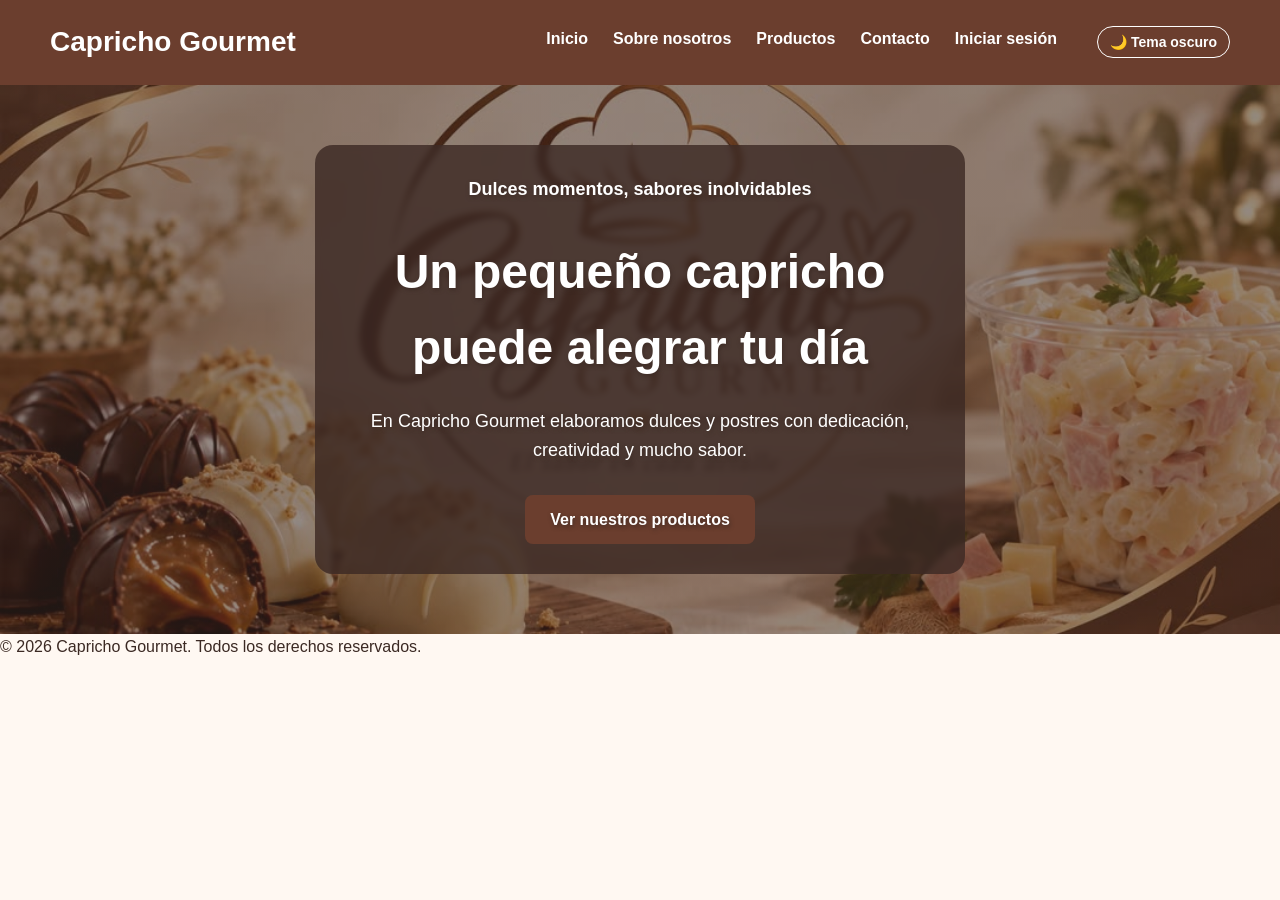
<file: Capricho-Gourmet/index.html>
<!DOCTYPE html>
<html lang="es">
<head>
    <meta charset="UTF-8">
    <meta name="viewport" content="width=device-width, initial-scale=1.0">

    <title>Capricho Gourmet | Dulces hechos con amor</title>

    <meta name="description" content="Capricho Gourmet, un espacio dedicado a dulces y productos de repostería elaborados con dedicación y sabor.">
    <meta name="keywords" content="dulces, repostería, bombones, postres, Capricho Gourmet">
    <meta name="author" content="Capricho Gourmet">

    <link rel="stylesheet" href="estilos.css">
</head>

<body>
<header>
    <h1>Capricho Gourmet</h1>

    <nav>
        <ul>
            <li><a href="index.html">Inicio</a></li>
            <li><a href="nosotros.html">Sobre nosotros</a></li>
            <li><a href="productos.html">Productos</a></li>
            <li><a href="contacto.html">Contacto</a></li>
            <li><a href="login.html">Iniciar sesión</a></li>
            <li>
                <button class="boton-tema" onclick="cambiarTema()">🌙 Tema oscuro</button>
           </li>
        </ul>
    </nav>
</header>
<main>

    <section class="hero">
        <div class="hero-contenido">
            <p class="subtitulo">Dulces momentos, sabores inolvidables</p>

            <h2>Un pequeño capricho puede alegrar tu día</h2>

            <p>
                En Capricho Gourmet elaboramos dulces y postres
                con dedicación, creatividad y mucho sabor.
            </p>

            <a href="productos.html" class="boton">Ver nuestros productos</a>
        </div>
    </section>

</main>
<footer>
    <p>&copy; 2026 Capricho Gourmet. Todos los derechos reservados.</p>
</footer>
<script>
    function cambiarTema() {
        document.body.classList.toggle("tema-oscuro");
    }
</script>
</body>
</html>
</file>
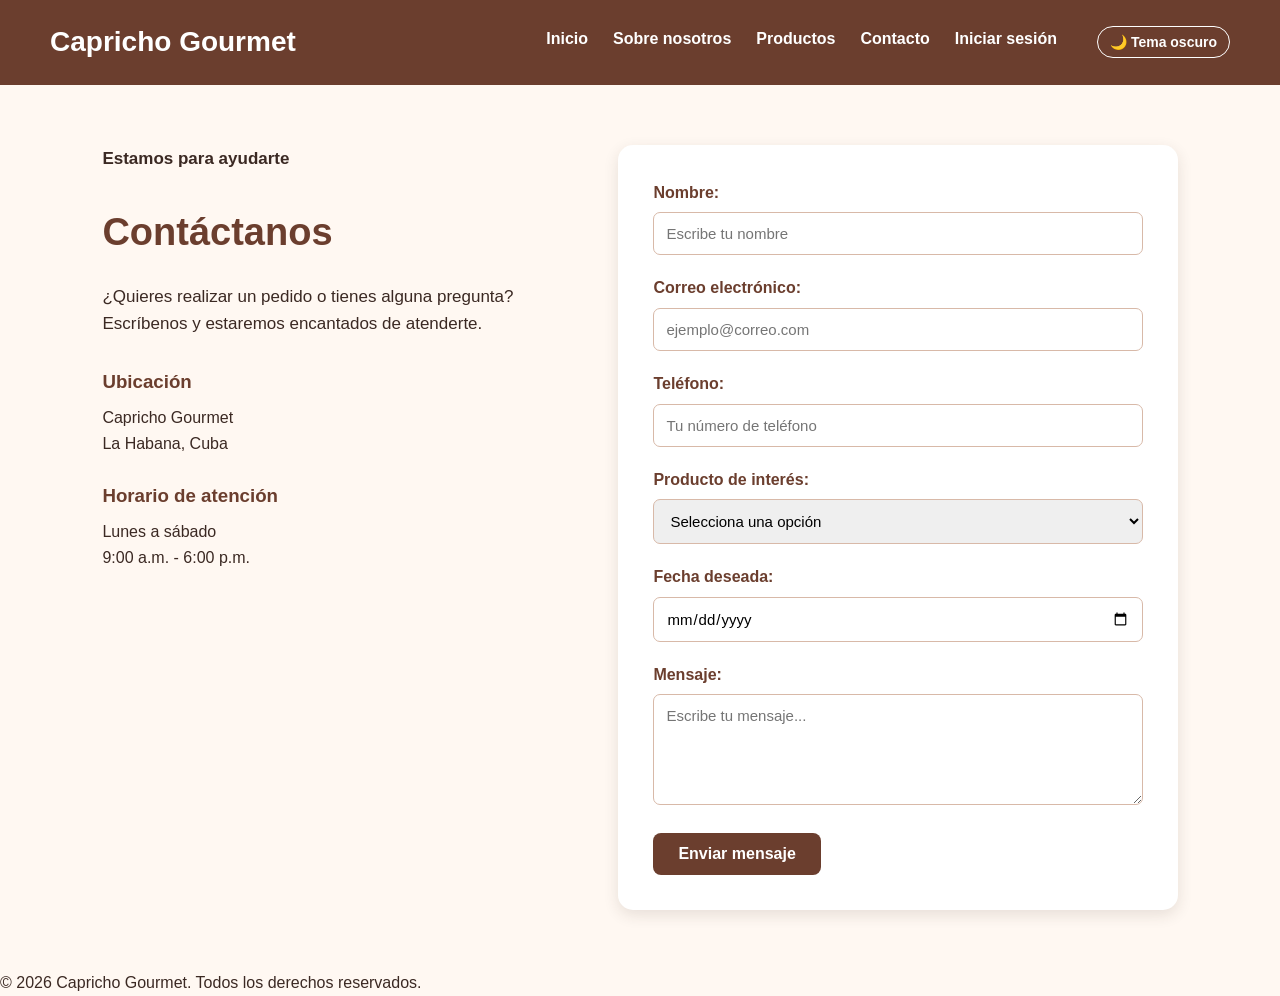
<file: Capricho-Gourmet/contacto.html>
<!DOCTYPE html>
<html lang="es">

<head>
    <meta charset="UTF-8">
    <meta name="viewport" content="width=device-width, initial-scale=1.0">

    <title>Contacto | Capricho Gourmet</title>

    <meta name="description" content="Contacta con Capricho Gourmet para realizar consultas y pedidos.">
    <meta name="keywords" content="contacto, pedidos, Capricho Gourmet, dulces">
    <meta name="author" content="Capricho Gourmet">

    <link rel="stylesheet" href="estilos.css">
</head>

<body>

    <header>
        <h1>Capricho Gourmet</h1>

        <nav>
            <ul>
                <li><a href="index.html">Inicio</a></li>
                <li><a href="nosotros.html">Sobre nosotros</a></li>
                <li><a href="productos.html">Productos</a></li>
                <li><a href="contacto.html">Contacto</a></li>
                <li><a href="login.html">Iniciar sesión</a></li>
                <li>
                   <button class="boton-tema" onclick="cambiarTema()">🌙 Tema oscuro</button>
                </li>
            </ul>
        </nav>
    </header>

    <main>

        <section class="contacto">

            <div class="contacto-info">

                <p class="subtitulo">Estamos para ayudarte</p>

                <h2>Contáctanos</h2>

                <p>
                    ¿Quieres realizar un pedido o tienes alguna pregunta?
                    Escríbenos y estaremos encantados de atenderte.
                </p>

                <div class="ubicacion">
                    <h3>Ubicación</h3>

                    <p>
                        Capricho Gourmet<br>
                        La Habana, Cuba
                    </p>
                </div>

                <div class="horario">
                    <h3>Horario de atención</h3>

                    <p>
                        Lunes a sábado<br>
                        9:00 a.m. - 6:00 p.m.
                    </p>
                </div>

            </div>


            <form class="formulario-contacto">

                <div class="campo">
                    <label for="nombre">Nombre:</label>
                    <input
                        type="text"
                        id="nombre"
                        name="nombre"
                        required
                        placeholder="Escribe tu nombre">
                </div>

                <div class="campo">
                    <label for="correo">Correo electrónico:</label>
                    <input
                        type="email"
                        id="correo"
                        name="correo"
                        required
                        placeholder="ejemplo@correo.com">
                </div>

                <div class="campo">
                    <label for="telefono">Teléfono:</label>
                    <input
                        type="tel"
                        id="telefono"
                        name="telefono"
                        required
                        placeholder="Tu número de teléfono">
                </div>

                <div class="campo">
                    <label for="producto">Producto de interés:</label>

                    <select id="producto" name="producto" required>
                        <option value="">Selecciona una opción</option>
                        <option value="bombones">Bombones de chocolate</option>
                        <option value="bombones-blancos">Bombones de chocolate blanco</option>
                        <option value="ensalada">Ensalada fría</option>
                    </select>
                </div>

                <div class="campo">
                    <label for="fecha">Fecha deseada:</label>

                    <input
                        type="date"
                        id="fecha"
                        name="fecha"
                        required>
                </div>

                <div class="campo">
                    <label for="mensaje">Mensaje:</label>

                    <textarea
                        id="mensaje"
                        name="mensaje"
                        rows="5"
                        required
                        placeholder="Escribe tu mensaje..."></textarea>
                </div>

                <button type="submit" class="boton">
                    Enviar mensaje
                </button>

            </form>

        </section>

    </main>

    <footer>
        <p>&copy; 2026 Capricho Gourmet. Todos los derechos reservados.</p>
    </footer>
    <script>
    function cambiarTema() {
        document.body.classList.toggle("tema-oscuro");
    }
</script>

</body>

</html>
</file>
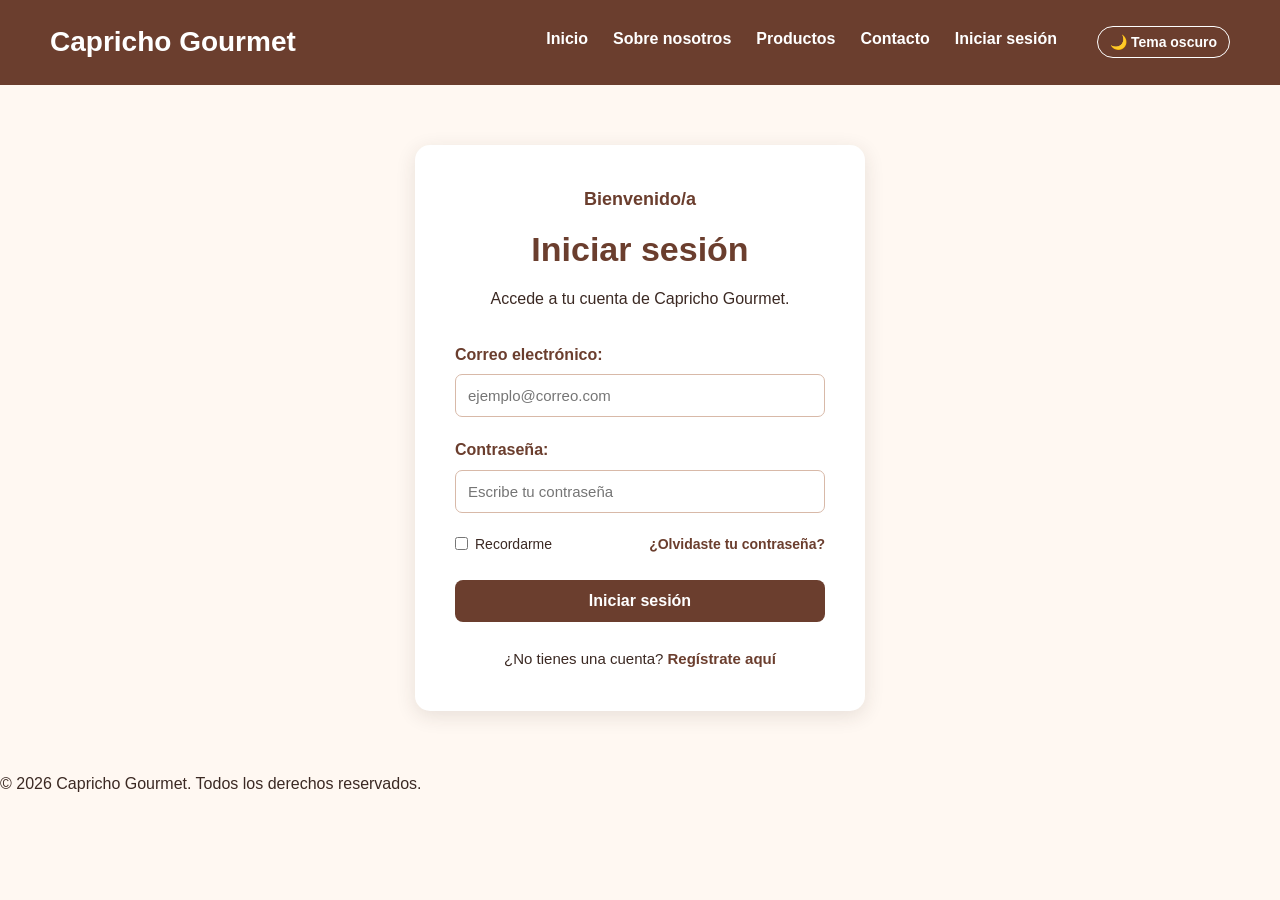
<file: Capricho-Gourmet/login.html>
<!DOCTYPE html>
<html lang="es">

<head>
    <meta charset="UTF-8">
    <meta name="viewport" content="width=device-width, initial-scale=1.0">

    <title>Iniciar sesión | Capricho Gourmet</title>

    <meta name="description" content="Inicia sesión en Capricho Gourmet.">
    <meta name="keywords" content="iniciar sesión, Capricho Gourmet, cuenta">
    <meta name="author" content="Capricho Gourmet">

    <link rel="stylesheet" href="estilos.css">
</head>

<body>

    <header>
        <h1>Capricho Gourmet</h1>

        <nav>
            <ul>
                <li><a href="index.html">Inicio</a></li>
                <li><a href="nosotros.html">Sobre nosotros</a></li>
                <li><a href="productos.html">Productos</a></li>
                <li><a href="contacto.html">Contacto</a></li>
                <li><a href="login.html">Iniciar sesión</a></li>
                <li>
                   <button class="boton-tema" onclick="cambiarTema()">🌙 Tema oscuro</button>
                </li>
            </ul>
        </nav>
    </header>

    <main>

        <section class="login">

            <div class="login-contenedor">

                <p class="subtitulo">Bienvenido/a</p>

                <h2>Iniciar sesión</h2>

                <p class="login-descripcion">
                    Accede a tu cuenta de Capricho Gourmet.
                </p>

                <form>

                    <div class="campo-login">
                        <label for="email">Correo electrónico:</label>

                        <input
                            type="email"
                            id="email"
                            name="email"
                            required
                            placeholder="ejemplo@correo.com">
                    </div>

                    <div class="campo-login">
                        <label for="password">Contraseña:</label>

                        <input
                            type="password"
                            id="password"
                            name="password"
                            required
                            placeholder="Escribe tu contraseña">
                    </div>

                    <div class="opciones-login">

                        <label class="recordarme">
                            <input
                                type="checkbox"
                                id="recordar"
                                name="recordar">

                            Recordarme
                        </label>

                        <a href="recuperar.html">¿Olvidaste tu contraseña?</a>

                    </div>

                    <button type="submit" class="boton">
                        Iniciar sesión
                    </button>

                </form>

                <p class="registro">
                    ¿No tienes una cuenta?
                    <a href="registro.html">Regístrate aquí</a>
                </p>

            </div>

        </section>

    </main>

    <footer>
        <p>&copy; 2026 Capricho Gourmet. Todos los derechos reservados.</p>
    </footer>
    <script>
    function cambiarTema() {
        document.body.classList.toggle("tema-oscuro");
    }
</script>

</body>

</html>
</file>
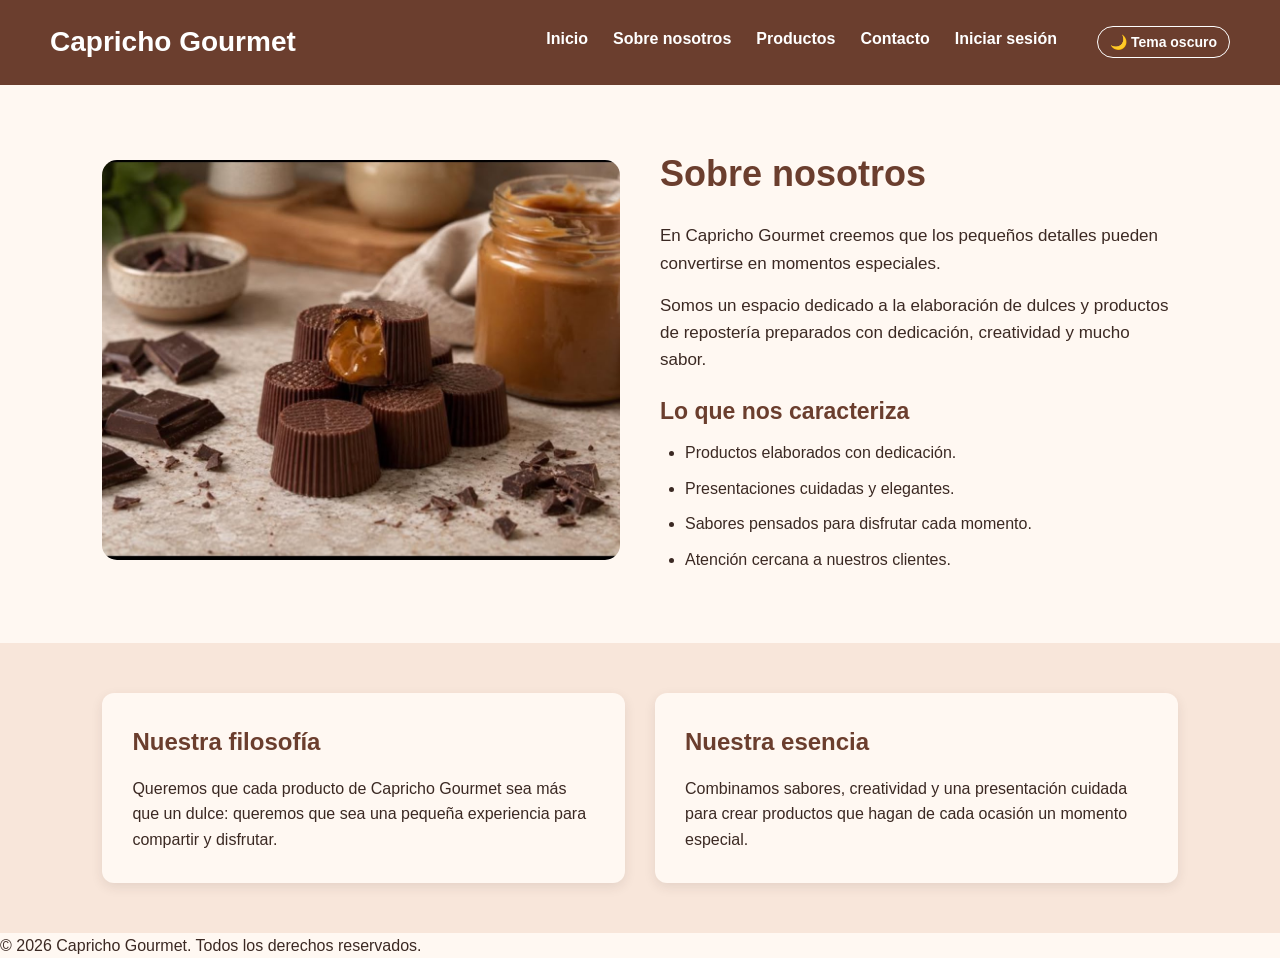
<file: Capricho-Gourmet/nosotros.html>
<!DOCTYPE html>
<html lang="es">

<head>
    <meta charset="UTF-8">
    <meta name="viewport" content="width=device-width, initial-scale=1.0">

    <title>Sobre nosotros | Capricho Gourmet</title>

    <meta name="description" content="Conoce la historia, filosofía y esencia de Capricho Gourmet.">
    <meta name="keywords" content="Capricho Gourmet, repostería, dulces, postres, bombones">
    <meta name="author" content="Capricho Gourmet">

    <link rel="stylesheet" href="estilos.css">
</head>

<body>

    <header>
        <h1>Capricho Gourmet</h1>

        <nav>
            <ul>
                <li><a href="index.html">Inicio</a></li>
                <li><a href="nosotros.html">Sobre nosotros</a></li>
                <li><a href="productos.html">Productos</a></li>
                <li><a href="contacto.html">Contacto</a></li>
                <li><a href="login.html">Iniciar sesión</a></li>
                <li>
                    <button class="boton-tema" onclick="cambiarTema()">🌙 Tema oscuro</button>
                </li>
            </ul>
        </nav>
    </header>

    <main>

        <section class="sobre-nosotros">

            <div class="nosotros-imagen">
                <img src="img/bombones.jpeg"
                     alt="Bombones de chocolate oscuro rellenos de dulce de leche">
            </div>

            <div class="nosotros-contenido">

                <h2>Sobre nosotros</h2>

                <p>
                    En Capricho Gourmet creemos que los pequeños detalles
                    pueden convertirse en momentos especiales.
                </p>

                <p>
                    Somos un espacio dedicado a la elaboración de dulces
                    y productos de repostería preparados con dedicación,
                    creatividad y mucho sabor.
                </p>

                <h3>Lo que nos caracteriza</h3>

                <ul>
                    <li>Productos elaborados con dedicación.</li>
                    <li>Presentaciones cuidadas y elegantes.</li>
                    <li>Sabores pensados para disfrutar cada momento.</li>
                    <li>Atención cercana a nuestros clientes.</li>
                </ul>

            </div>

        </section>

        <section class="filosofia">

            <article>
                <h2>Nuestra filosofía</h2>

                <p>
                    Queremos que cada producto de Capricho Gourmet
                    sea más que un dulce: queremos que sea una pequeña
                    experiencia para compartir y disfrutar.
                </p>
            </article>

            <article>
                <h2>Nuestra esencia</h2>

                <p>
                    Combinamos sabores, creatividad y una presentación
                    cuidada para crear productos que hagan de cada
                    ocasión un momento especial.
                </p>
            </article>

        </section>

    </main>

    <footer>
        <p>&copy; 2026 Capricho Gourmet. Todos los derechos reservados.</p>
    </footer>
    <script>
    function cambiarTema() {
        document.body.classList.toggle("tema-oscuro");
    }
</script>

</body>

</html>
</file>
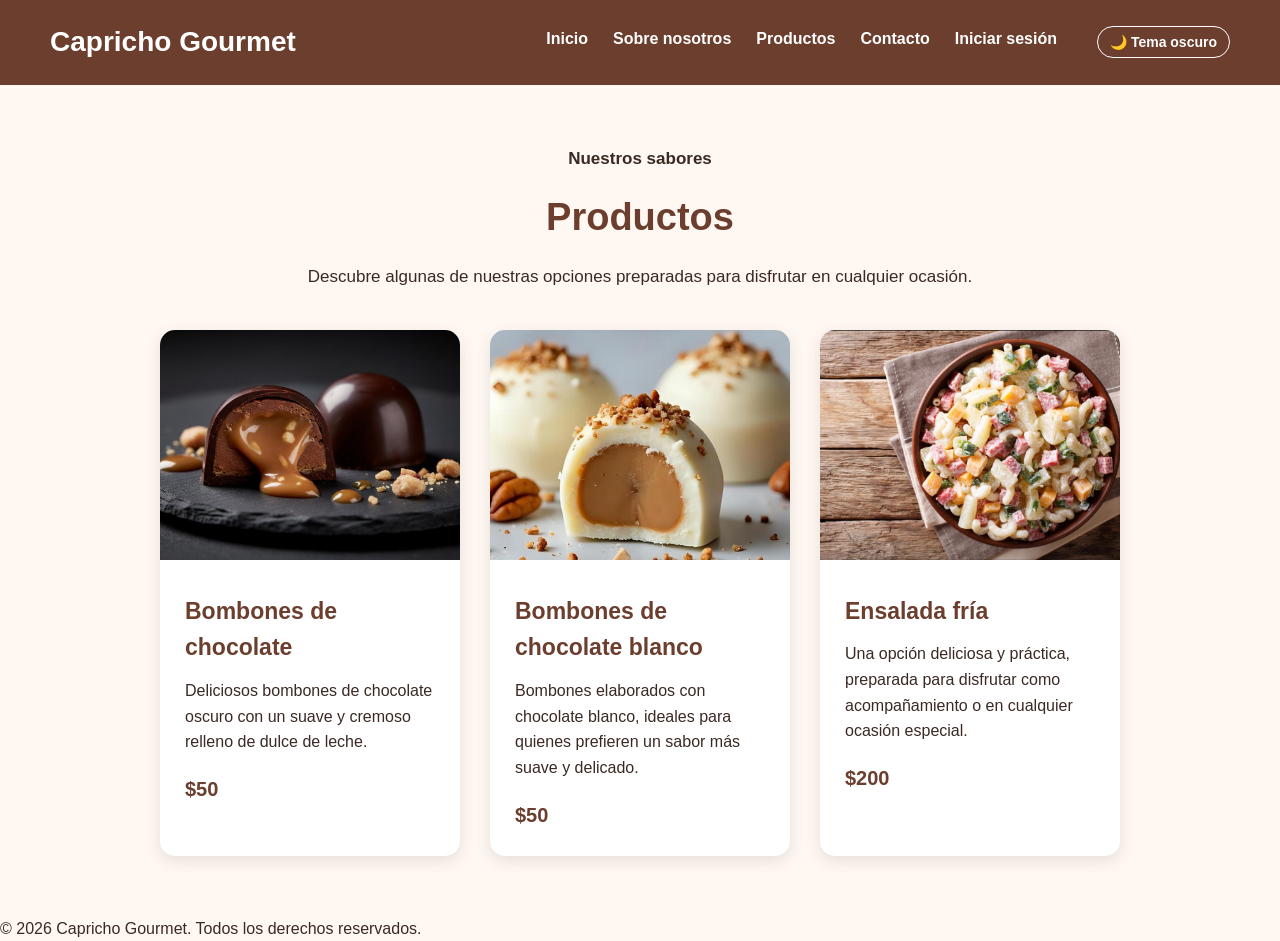
<file: Capricho-Gourmet/productos.html>
<!DOCTYPE html>
<html lang="es">

<head>
    <meta charset="UTF-8">
    <meta name="viewport" content="width=device-width, initial-scale=1.0">

    <title>Productos | Capricho Gourmet</title>

    <meta name="description" content="Conoce los productos de Capricho Gourmet: bombones de chocolate, bombones de chocolate blanco y ensalada fría.">
    <meta name="keywords" content="bombones, chocolate, ensalada fría, dulces, Capricho Gourmet">
    <meta name="author" content="Capricho Gourmet">

    <link rel="stylesheet" href="estilos.css">
</head>

<body>

    <header>
        <h1>Capricho Gourmet</h1>

        <nav>
            <ul>
                <li><a href="index.html">Inicio</a></li>
                <li><a href="nosotros.html">Sobre nosotros</a></li>
                <li><a href="productos.html">Productos</a></li>
                <li><a href="contacto.html">Contacto</a></li>
                <li><a href="login.html">Iniciar sesión</a></li>
                <li>
                   <button class="boton-tema" onclick="cambiarTema()">🌙 Tema oscuro</button>
                </li>
            </ul>
        </nav>
    </header>

    <main>

        <section class="productos">

            <div class="productos-intro">
                <p class="subtitulo">Nuestros sabores</p>
                <h2>Productos</h2>
                <p>
                    Descubre algunas de nuestras opciones preparadas
                    para disfrutar en cualquier ocasión.
                </p>
            </div>

            <div class="contenedor-productos">

                <article class="tarjeta-producto">

                    <img src="img/bombones-dulce-leche.jpeg"
                         alt="Bombones de chocolate oscuro rellenos de dulce de leche">

                    <div class="producto-contenido">
                        <h3>Bombones de chocolate</h3>

                        <p>
                            Deliciosos bombones de chocolate oscuro
                            con un suave y cremoso relleno de dulce de leche.
                        </p>

                        <span class="precio">$50</span>
                    </div>

                </article>


                <article class="tarjeta-producto">

                    <img src="img/bombones-blancos.jpeg"
                         alt="Bombones de chocolate blanco">

                    <div class="producto-contenido">
                        <h3>Bombones de chocolate blanco</h3>

                        <p>
                            Bombones elaborados con chocolate blanco,
                            ideales para quienes prefieren un sabor
                            más suave y delicado.
                        </p>

                        <span class="precio">$50</span>
                    </div>

                </article>


                <article class="tarjeta-producto">

                    <img src="img/ensalada-fria.jpeg"
                         alt="Vaso de ensalada fría">

                    <div class="producto-contenido">
                        <h3>Ensalada fría</h3>

                        <p>
                            Una opción deliciosa y práctica, preparada
                            para disfrutar como acompañamiento o en
                            cualquier ocasión especial.
                        </p>

                        <span class="precio">$200</span>
                    </div>

                </article>

            </div>

        </section>

    </main>

    <footer>
        <p>&copy; 2026 Capricho Gourmet. Todos los derechos reservados.</p>
    </footer>
    <script>
    function cambiarTema() {
        document.body.classList.toggle("tema-oscuro");
    }
</script>

</body>

</html>
</file>
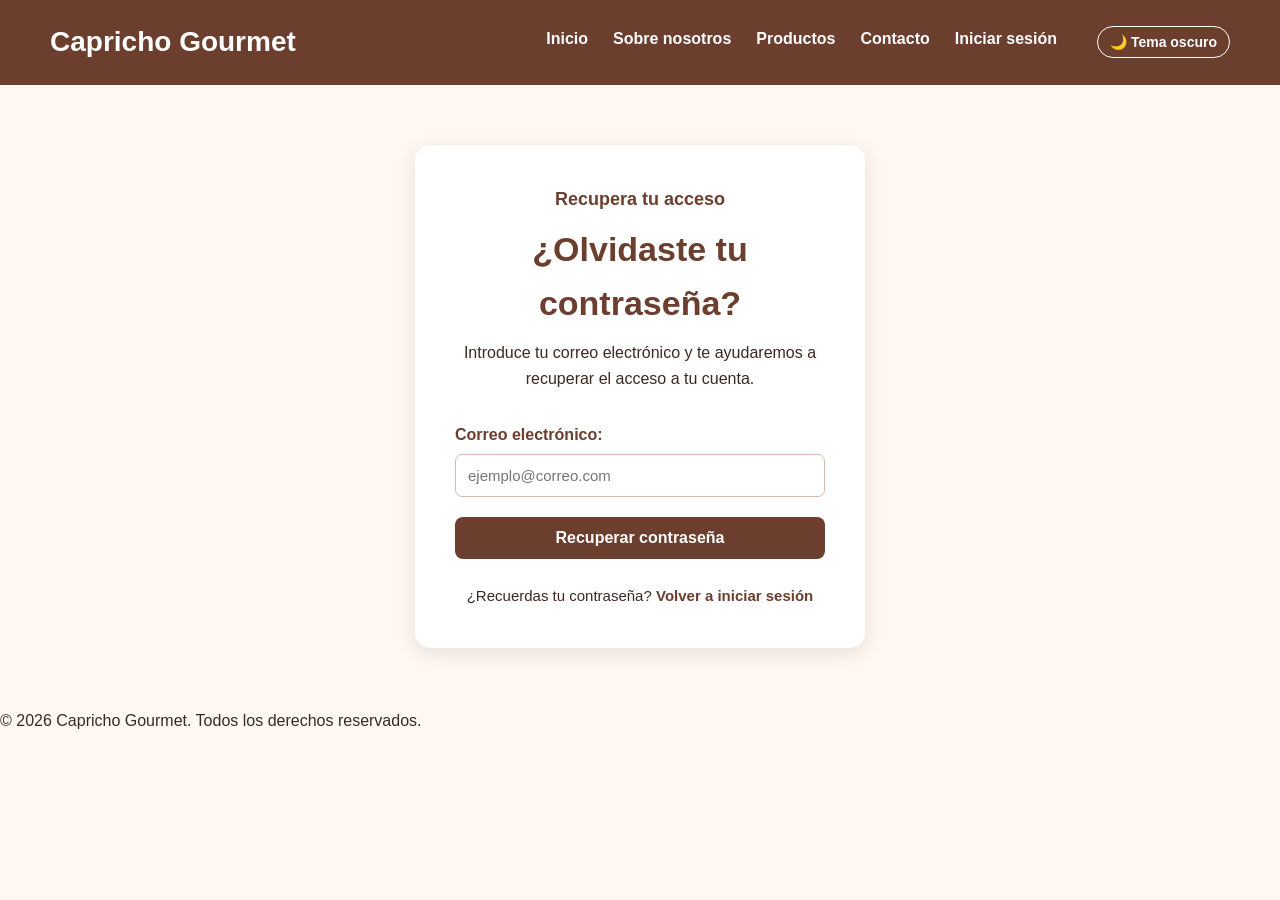
<file: Capricho-Gourmet/recuperar.html>
<!DOCTYPE html>
<html lang="es">
<head>
    <meta charset="UTF-8">
    <meta name="viewport" content="width=device-width, initial-scale=1.0">

    <title>Recuperar contraseña | Capricho Gourmet</title>

    <meta name="description" content="Recupera el acceso a tu cuenta de Capricho Gourmet.">
    <meta name="keywords" content="recuperar contraseña, Capricho Gourmet, cuenta">
    <meta name="author" content="Capricho Gourmet">

    <link rel="stylesheet" href="estilos.css">
</head>

<body>

    <header>
        <h1>Capricho Gourmet</h1>

        <nav>
            <ul>
                <li><a href="index.html">Inicio</a></li>
                <li><a href="nosotros.html">Sobre nosotros</a></li>
                <li><a href="productos.html">Productos</a></li>
                <li><a href="contacto.html">Contacto</a></li>
                <li><a href="login.html">Iniciar sesión</a></li>
                <li>
                   <button class="boton-tema" onclick="cambiarTema()">🌙 Tema oscuro</button>
               </li>
            </ul>
        </nav>
    </header>

    <main>
        <section class="login">
            <div class="login-contenedor">

                <p class="subtitulo">Recupera tu acceso</p>

                <h2>¿Olvidaste tu contraseña?</h2>

                <p class="login-descripcion">
                    Introduce tu correo electrónico y te ayudaremos a recuperar el acceso a tu cuenta.
                </p>

                <form onsubmit="mostrarMensaje(event)">
                    <div class="campo-login">
                        <label for="correo-recuperacion">
                            Correo electrónico:
                        </label>

                        <input
                            type="email"
                            id="correo-recuperacion"
                            name="correo-recuperacion"
                            required
                            placeholder="ejemplo@correo.com">
                    </div>

                    <button type="submit" class="boton">
                        Recuperar contraseña
                    </button>
                </form>

                <p class="registro">
                    ¿Recuerdas tu contraseña?
                    <a href="login.html">Volver a iniciar sesión</a>
                </p>

            </div>
        </section>
    </main>

    <footer>
        <p>&copy; 2026 Capricho Gourmet. Todos los derechos reservados.</p>
    </footer>

    <script>
    function mostrarMensaje(event) {
        event.preventDefault();

        alert("Solicitud enviada. Si el correo está registrado, recibirás las instrucciones para recuperar tu contraseña.");
    }
</script>
<script>
    function cambiarTema() {
        document.body.classList.toggle("tema-oscuro");
    }
</script>
</body>
</html>
</file>
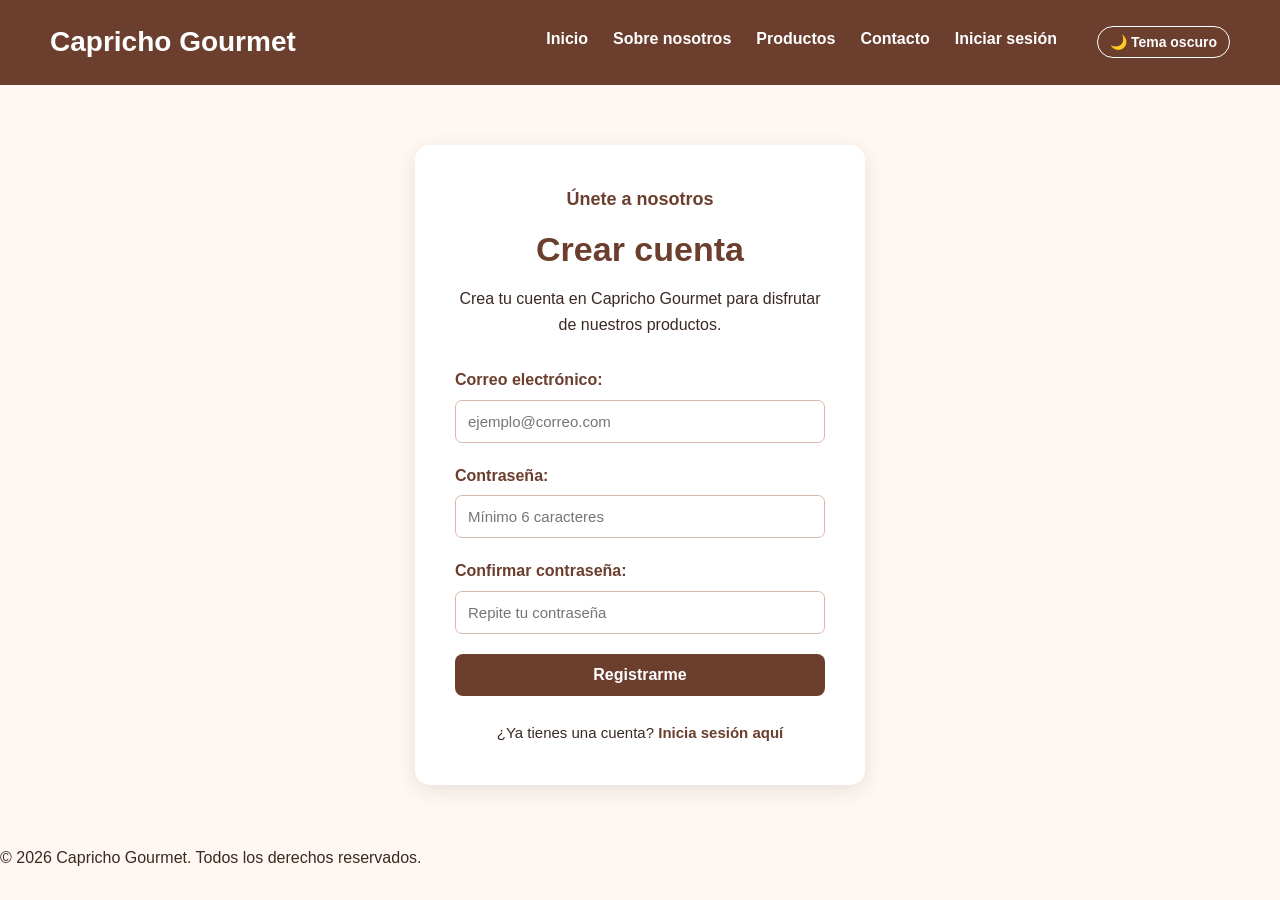
<file: Capricho-Gourmet/registro.html>
<!DOCTYPE html>
<html lang="es">

<head>
    <meta charset="UTF-8">
    <meta name="viewport" content="width=device-width, initial-scale=1.0">

    <title>Registrarse | Capricho Gourmet</title>

    <meta name="description" content="Crea una cuenta en Capricho Gourmet.">
    <meta name="keywords" content="registro, crear cuenta, Capricho Gourmet">
    <meta name="author" content="Capricho Gourmet">

    <link rel="stylesheet" href="estilos.css">
</head>

<body>

    <header>
        <h1>Capricho Gourmet</h1>

        <nav>
            <ul>
                <li><a href="index.html">Inicio</a></li>
                <li><a href="nosotros.html">Sobre nosotros</a></li>
                <li><a href="productos.html">Productos</a></li>
                <li><a href="contacto.html">Contacto</a></li>
                <li><a href="login.html">Iniciar sesión</a></li>
                <li>
                   <button class="boton-tema" onclick="cambiarTema()">🌙 Tema oscuro</button>
                </li>
            </ul>
        </nav>
    </header>

    <main>

        <section class="login">

            <div class="login-contenedor">

                <p class="subtitulo">Únete a nosotros</p>

                <h2>Crear cuenta</h2>

                <p class="login-descripcion">
                    Crea tu cuenta en Capricho Gourmet para disfrutar de nuestros productos.
                </p>

                <form onsubmit="registrarUsuario(event)">

                    <div class="campo-login">
                        <label for="email-registro">
                            Correo electrónico:
                        </label>

                        <input
                            type="email"
                            id="email-registro"
                            name="email"
                            required
                            placeholder="ejemplo@correo.com">
                    </div>

                    <div class="campo-login">
                        <label for="password-registro">
                            Contraseña:
                        </label>

                        <input
                            type="password"
                            id="password-registro"
                            name="password"
                            required
                            minlength="6"
                            placeholder="Mínimo 6 caracteres">
                    </div>

                    <div class="campo-login">
                        <label for="confirmar-password">
                            Confirmar contraseña:
                        </label>

                        <input
                            type="password"
                            id="confirmar-password"
                            name="confirmar-password"
                            required
                            minlength="6"
                            placeholder="Repite tu contraseña">
                    </div>

                    <button type="submit" class="boton">
                        Registrarme
                    </button>

                </form>

                <p class="registro">
                    ¿Ya tienes una cuenta?
                    <a href="login.html">Inicia sesión aquí</a>
                </p>

            </div>

        </section>

    </main>

    <footer>
        <p>&copy; 2026 Capricho Gourmet. Todos los derechos reservados.</p>
    </footer>

    <script>

        function registrarUsuario(event) {

            event.preventDefault();

            const password =
                document.getElementById("password-registro").value;

            const confirmarPassword =
                document.getElementById("confirmar-password").value;

            if (password !== confirmarPassword) {

                alert("Las contraseñas no coinciden.");

                return;
            }

            alert("Registro completado correctamente. Ya puedes iniciar sesión.");

        }

    </script>
    <script>
    function cambiarTema() {
        document.body.classList.toggle("tema-oscuro");
    }
</script>

</body>

</html>
</file>
<file: Capricho-Gourmet/estilos.css>
/* Configuración general */

* {
    box-sizing: border-box;
    margin: 0;
    padding: 0;
}

body {
    font-family: Arial, sans-serif;
    background-color: #fff8f2;
    color: #3b2923;
    line-height: 1.6;
}


/* Encabezado */

header {
    display: flex;
    justify-content: space-between;
    align-items: center;
    padding: 20px 50px;
    background-color: #6b3e2e;
    color: white;
}

header h1 {
    font-size: 28px;
}

nav ul {
    display: flex;
    list-style: none;
    gap: 25px;
}

nav a {
    color: white;
    text-decoration: none;
    font-weight: bold;
}

/* Sección principal */

.hero {
    min-height: 500px;
    display: flex;
    justify-content: center;
    align-items: center;
    text-align: center;
    padding: 60px 20px;

    background-color: #fff8f2;

    background-image:
        linear-gradient(rgba(59, 41, 35, 0.55), rgba(59, 41, 35, 0.55)),
        url("img/inicio-capricho.jpeg");

    background-size: cover;
    background-position: center;
}

.hero-contenido {
    max-width: 650px;
    color: white;
    background-color: rgba(59, 41, 35, 0.80);
    padding: 30px 35px;
    border-radius: 18px;
    text-shadow: 1px 2px 4px rgba(59, 41, 35, 0.8);
    backdrop-filter: blur(3px);
}

.subtitulo {
    font-size: 18px;
    font-weight: bold;
    margin-bottom: 15px;
}

.hero h2 {
    font-size: 48px;
    margin-bottom: 20px;
}

.hero p {
    font-size: 18px;
    margin-bottom: 30px;
}

.boton {
    display: inline-block;
    padding: 12px 25px;
    background-color: #6b3e2e;
    color: white;
    text-decoration: none;
    border-radius: 8px;
    font-weight: bold;
}

/* Animación de entrada */

.hero-contenido {
    animation: aparecer 1.5s ease-in-out;
}

@keyframes aparecer {
    from {
        opacity: 0;
        transform: translateY(30px);
    }

    to {
        opacity: 1;
        transform: translateY(0);
    }
}

/* Página Sobre nosotros */

.sobre-nosotros {
    display: grid;
    grid-template-columns: 1fr 1fr;
    align-items: center;
    gap: 40px;
    padding: 60px 8%;
    background-color: #fff8f2;
}

.nosotros-imagen img {
    width: 100%;
    height: 400px;
    object-fit: cover;
    border-radius: 15px;
}

.nosotros-contenido h2 {
    font-size: 36px;
    color: #6b3e2e;
    margin-bottom: 20px;
}

.nosotros-contenido p {
    font-size: 17px;
    margin-bottom: 15px;
}

.nosotros-contenido h3 {
    font-size: 23px;
    color: #6b3e2e;
    margin: 20px 0 10px;
}

.nosotros-contenido ul {
    padding-left: 25px;
}

.nosotros-contenido li {
    margin-bottom: 10px;
}


/* Filosofía y esencia */

.filosofia {
    display: grid;
    grid-template-columns: 1fr 1fr;
    gap: 30px;
    padding: 50px 8%;
    background-color: #f8e6da;
}

.filosofia article {
    background-color: #fff8f2;
    padding: 30px;
    border-radius: 12px;
    box-shadow: 0 4px 12px rgba(59, 41, 35, 0.10);
}

.filosofia h2 {
    color: #6b3e2e;
    margin-bottom: 15px;
    font-size: 24px;
}


/* Adaptación a móviles */

@media (max-width: 768px) {

    .sobre-nosotros {
        grid-template-columns: 1fr;
        padding: 40px 6%;
    }

    .nosotros-imagen img {
        height: 300px;
    }

    .nosotros-contenido h2 {
        font-size: 30px;
    }

    .filosofia {
        grid-template-columns: 1fr;
        padding: 40px 6%;
    }

}

/* Página Productos */

.productos {
    padding: 60px 8%;
    background-color: #fff8f2;
}

.productos-intro {
    text-align: center;
    max-width: 700px;
    margin: 0 auto 40px;
}

.productos-intro h2 {
    font-size: 38px;
    color: #6b3e2e;
    margin-bottom: 15px;
}

.productos-intro p {
    font-size: 17px;
}


/* Tarjetas */

.contenedor-productos {
    display: flex;
    justify-content: center;
    gap: 30px;
    flex-wrap: wrap;
}

.tarjeta-producto {
    width: 300px;
    background-color: white;
    border-radius: 15px;
    overflow: hidden;
    box-shadow: 0 5px 15px rgba(59, 41, 35, 0.12);

    transition: transform 0.3s ease, box-shadow 0.3s ease;
}

.tarjeta-producto:hover {
    transform: translateY(-10px);
    box-shadow: 0 10px 25px rgba(59, 41, 35, 0.20);
}

.tarjeta-producto img {
    width: 100%;
    height: 230px;
    object-fit: cover;
}

.producto-contenido {
    padding: 25px;
}

.producto-contenido h3 {
    color: #6b3e2e;
    font-size: 23px;
    margin-bottom: 12px;
}

.producto-contenido p {
    font-size: 16px;
    margin-bottom: 18px;
}

.precio {
    display: inline-block;
    font-size: 20px;
    font-weight: bold;
    color: #6b3e2e;
}


/* Productos en celulares */

@media (max-width: 768px) {

    .productos {
        padding: 40px 6%;
    }

    .contenedor-productos {
        flex-direction: column;
        align-items: center;
    }

    .tarjeta-producto {
        width: 100%;
        max-width: 350px;
    }

}

/* Página Contacto */

.contacto {
    display: grid;
    grid-template-columns: 1fr 1.2fr;
    gap: 50px;
    padding: 60px 8%;
    background-color: #fff8f2;
    align-items: start;
}

.contacto-info h2 {
    font-size: 38px;
    color: #6b3e2e;
    margin-bottom: 20px;
}

.contacto-info > p {
    font-size: 17px;
    margin-bottom: 30px;
}

.ubicacion,
.horario {
    margin-top: 25px;
}

.ubicacion h3,
.horario h3 {
    color: #6b3e2e;
    margin-bottom: 8px;
}


/* Formulario */

.formulario-contacto {
    background-color: white;
    padding: 35px;
    border-radius: 15px;
    box-shadow: 0 5px 15px rgba(59, 41, 35, 0.12);
}

.campo {
    margin-bottom: 20px;
}

.campo label {
    display: block;
    margin-bottom: 7px;
    font-weight: bold;
    color: #6b3e2e;
}

.campo input,
.campo select,
.campo textarea {
    width: 100%;
    padding: 12px;
    border: 1px solid #d8b9a8;
    border-radius: 7px;
    font-family: Arial, sans-serif;
    font-size: 15px;
    box-sizing: border-box;
}

.campo textarea {
    resize: vertical;
}

.campo input:focus,
.campo select:focus,
.campo textarea:focus {
    outline: none;
    border-color: #6b3e2e;
    box-shadow: 0 0 0 2px rgba(107, 62, 46, 0.10);
}


/* Botón del formulario */

.formulario-contacto .boton {
    border: none;
    cursor: pointer;
    font-size: 16px;
}


/* Adaptación a móviles */

@media (max-width: 768px) {

    .contacto {
        grid-template-columns: 1fr;
        padding: 40px 6%;
    }

    .formulario-contacto {
        padding: 25px;
    }

}

/* Página Iniciar sesión */

.login {
    min-height: 550px;
    display: flex;
    justify-content: center;
    align-items: center;
    padding: 60px 20px;
    background-color: #fff8f2;
}

.login-contenedor {
    width: 100%;
    max-width: 450px;
    background-color: white;
    padding: 40px;
    border-radius: 15px;
    box-shadow: 0 5px 20px rgba(59, 41, 35, 0.12);
}

.login-contenedor .subtitulo {
    text-align: center;
    color: #6b3e2e;
    margin-bottom: 8px;
}

.login-contenedor h2 {
    text-align: center;
    color: #6b3e2e;
    font-size: 34px;
    margin-bottom: 10px;
}

.login-descripcion {
    text-align: center;
    margin-bottom: 30px;
}

.campo-login {
    margin-bottom: 20px;
}

.campo-login label {
    display: block;
    margin-bottom: 7px;
    font-weight: bold;
    color: #6b3e2e;
}

.campo-login input[type="email"],
.campo-login input[type="password"] {
    width: 100%;
    padding: 12px;
    border: 1px solid #d8b9a8;
    border-radius: 7px;
    font-family: Arial, sans-serif;
    font-size: 15px;
}

.campo-login input[type="email"]:focus,
.campo-login input[type="password"]:focus {
    outline: none;
    border-color: #6b3e2e;
    box-shadow: 0 0 0 2px rgba(107, 62, 46, 0.10);
}


/* Recordarme y recuperar contraseña */

.opciones-login {
    display: flex;
    justify-content: space-between;
    align-items: center;
    gap: 15px;
    margin-bottom: 25px;
    font-size: 14px;
}

.recordarme {
    display: flex;
    align-items: center;
    gap: 7px;
}

.recordarme input {
    accent-color: #6b3e2e;
}

.opciones-login a,
.registro a {
    color: #6b3e2e;
    font-weight: bold;
    text-decoration: none;
}

.opciones-login a:hover,
.registro a:hover {
    text-decoration: underline;
}


/* Botón */

.login-contenedor .boton {
    width: 100%;
    border: none;
    cursor: pointer;
    font-size: 16px;
}


/* Registro */

.registro {
    text-align: center;
    margin-top: 25px;
    font-size: 15px;
}


/* Adaptación a móviles */

@media (max-width: 768px) {

    .login {
        padding: 40px 6%;
    }

    .login-contenedor {
        padding: 30px 25px;
    }

    .opciones-login {
        flex-direction: column;
        align-items: flex-start;
    }

}

@media (max-width: 768px) {

    header {
        flex-direction: column;
        padding: 20px;
        text-align: center;
    }

    header h1 {
        font-size: 24px;
        margin-bottom: 15px;
    }

    nav ul {
        flex-wrap: wrap;
        justify-content: center;
        gap: 12px 18px;
    }

    nav a {
        font-size: 14px;
    }

    .hero h2 {
        font-size: 34px;
    }

    .hero {
        padding: 40px 15px;
    }

    .hero-contenido {
        padding: 25px 20px;
    }
}

/* ============================= */
/* TEMA CLARO / TEMA OSCURO */
/* ============================= */

.boton-tema {
    background-color: transparent;
    color: white;
    border: 1px solid white;
    padding: 7px 12px;
    border-radius: 20px;
    cursor: pointer;
    font-size: 14px;
    font-weight: bold;
    margin-left: 15px;
}

.boton-tema:hover {
    background-color: rgba(255, 255, 255, 0.15);
}

/* Tema oscuro */

body.tema-oscuro {
    background-color: #1f1714;
    color: #f5e8df;
}

body.tema-oscuro header {
    background-color: #2b1b17;
}

body.tema-oscuro .hero {
    background-color: #1f1714;
}

body.tema-oscuro .sobre-nosotros,
body.tema-oscuro .productos,
body.tema-oscuro .contacto,
body.tema-oscuro .login {
    background-color: #1f1714;
}

body.tema-oscuro .filosofia {
    background-color: #2b1b17;
}

body.tema-oscuro .filosofia article,
body.tema-oscuro .tarjeta-producto,
body.tema-oscuro .formulario-contacto,
body.tema-oscuro .login-contenedor {
    background-color: #30211d;
    color: #f5e8df;
}

body.tema-oscuro .campo input,
body.tema-oscuro .campo select,
body.tema-oscuro .campo textarea,
body.tema-oscuro .campo-login input {
    background-color: #241916;
    color: #f5e8df;
    border-color: #8f6b5d;
}

body.tema-oscuro .campo input::placeholder,
body.tema-oscuro .campo textarea::placeholder,
body.tema-oscuro .campo-login input::placeholder {
    color: #cdbbb1;
}

body.tema-oscuro .nosotros-contenido h2,
body.tema-oscuro .nosotros-contenido h3,
body.tema-oscuro .filosofia h2,
body.tema-oscuro .productos-intro h2,
body.tema-oscuro .producto-contenido h3,
body.tema-oscuro .precio,
body.tema-oscuro .contacto-info h2,
body.tema-oscuro .ubicacion h3,
body.tema-oscuro .horario h3,
body.tema-oscuro .login-contenedor h2,
body.tema-oscuro .login-contenedor .subtitulo,
body.tema-oscuro .campo label,
body.tema-oscuro .campo-login label {
    color: #f0c9ae;
}

body.tema-oscuro .opciones-login a,
body.tema-oscuro .registro a {
    color: #f0c9ae;
}
</file>
